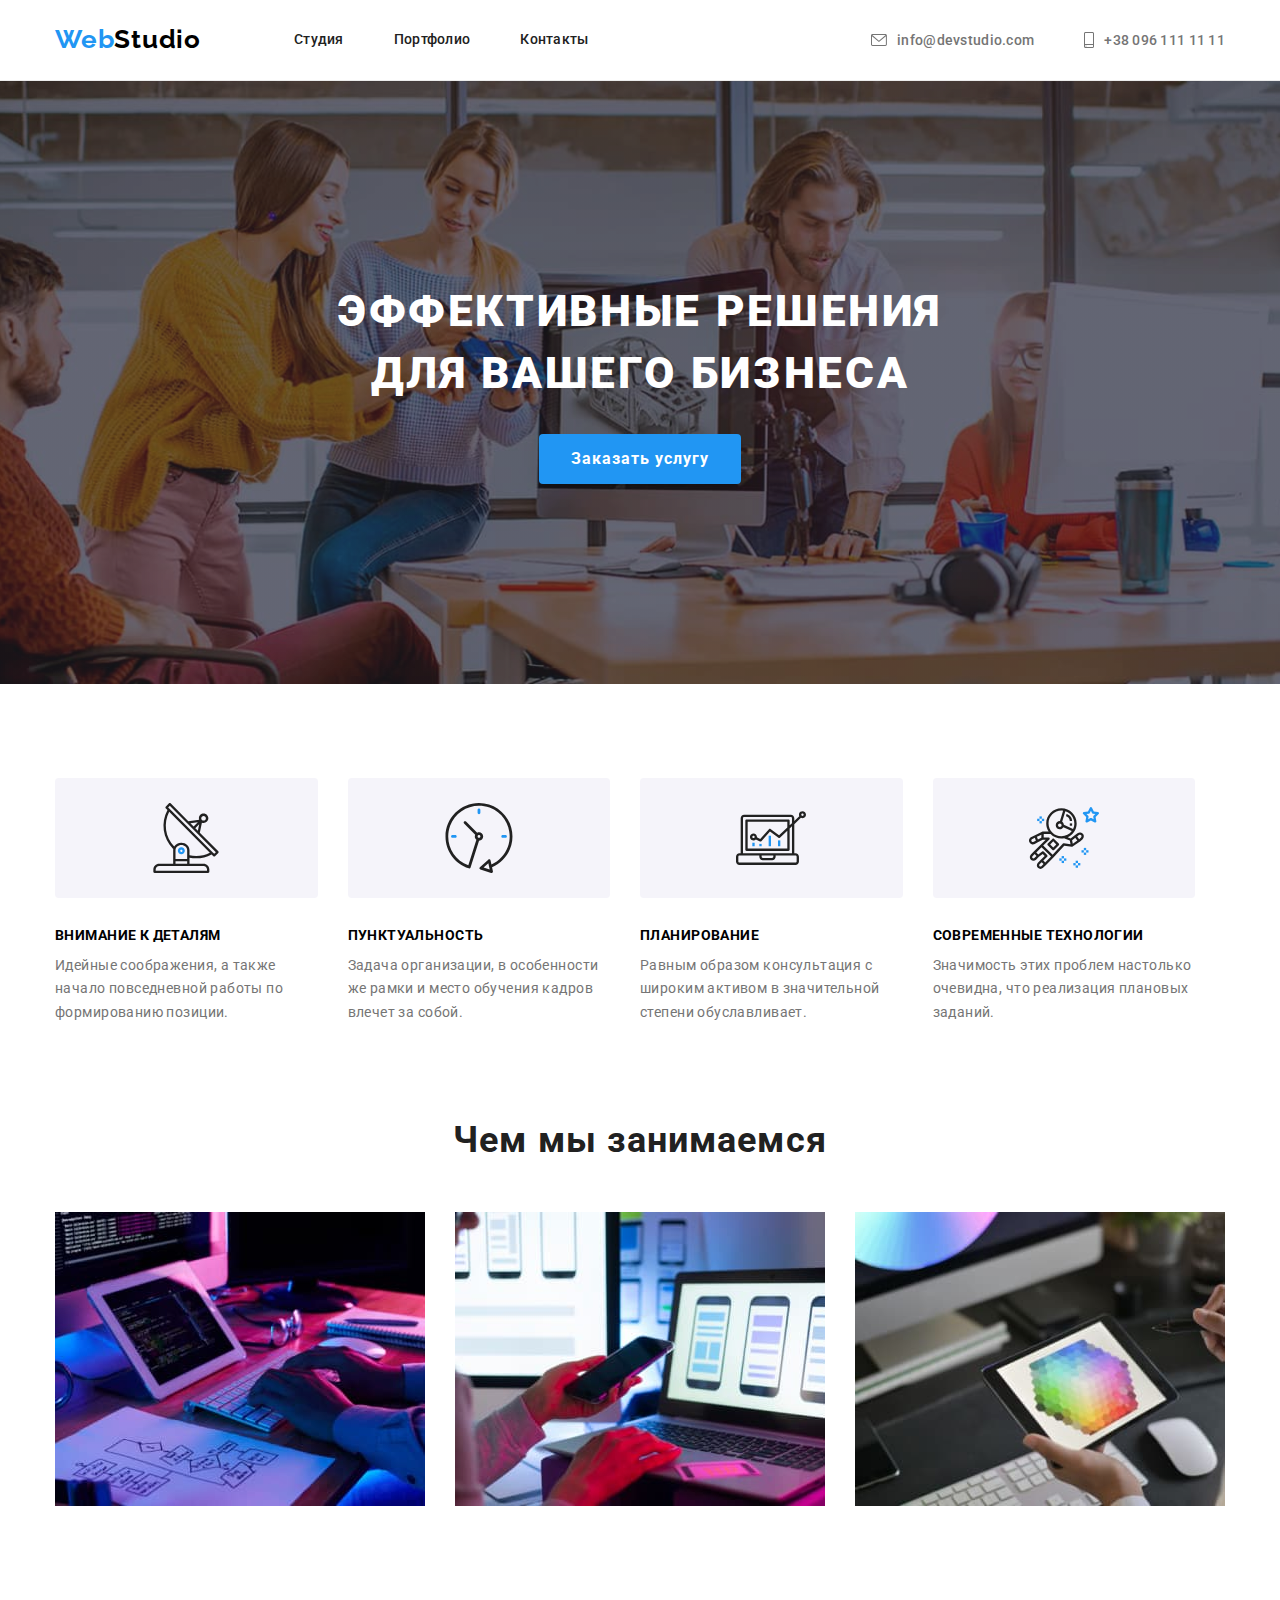
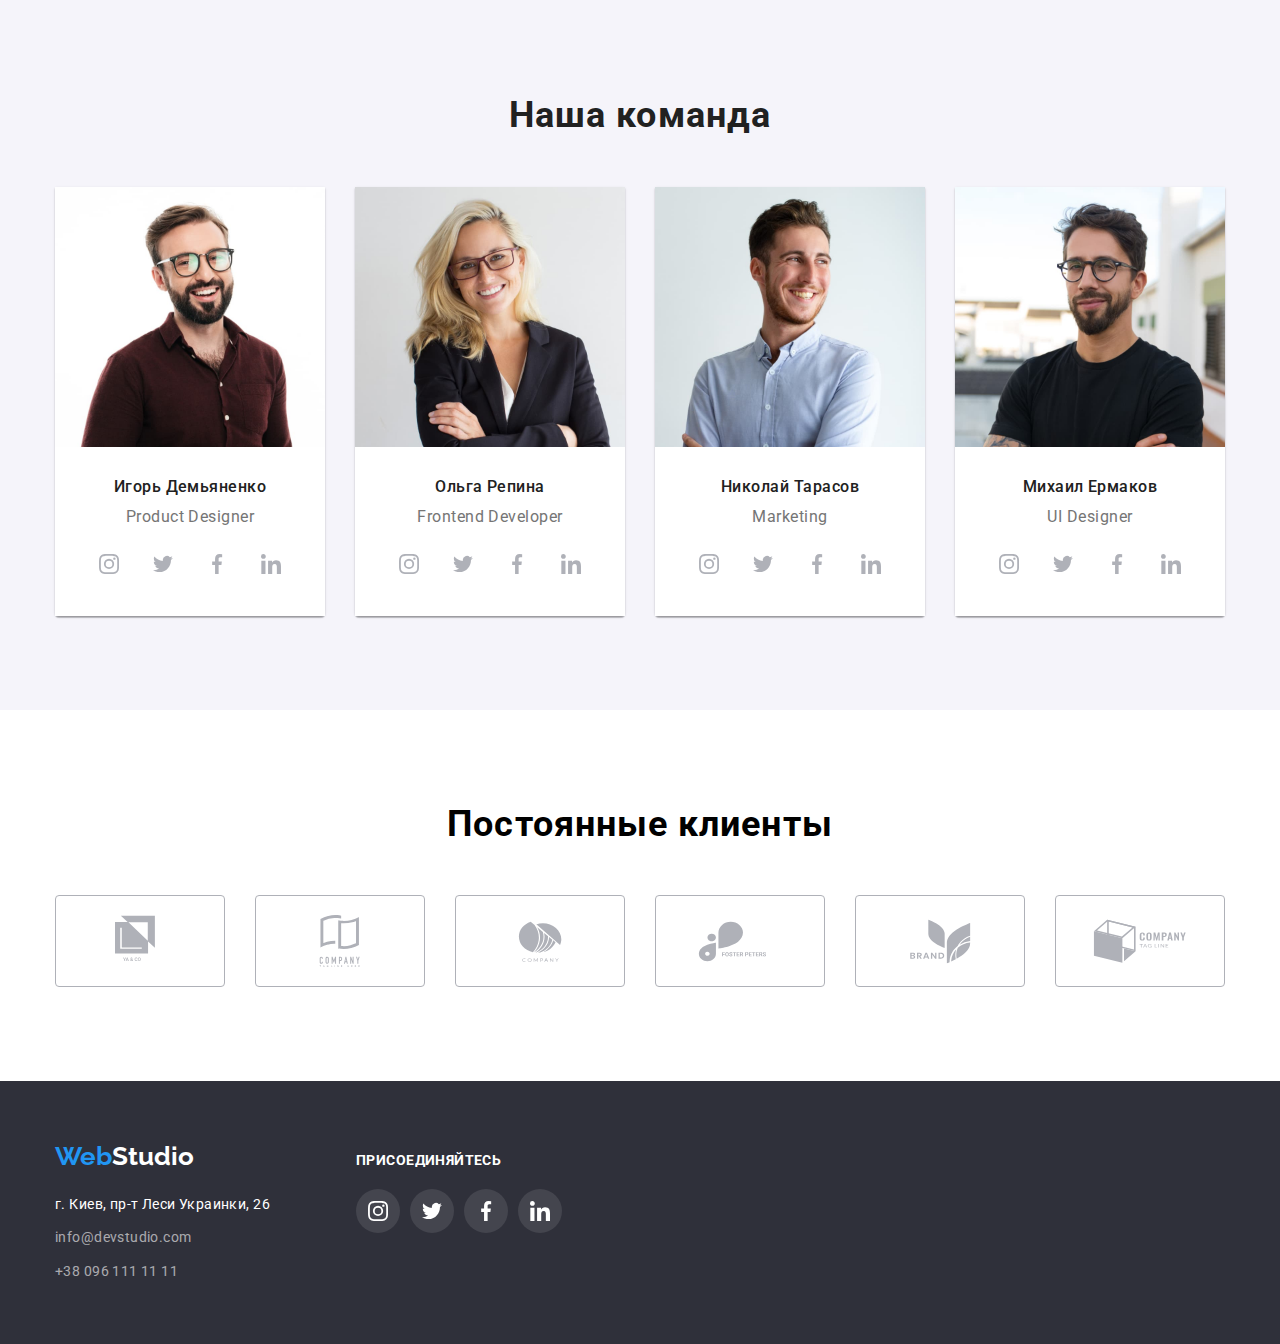
<file: index.html>
<!DOCTYPE html>
<html lang="ru">
<head>
    <meta charset="UTF-8">
    <meta http-equiv="X-UA-Compatible" content="IE=edge">
    <meta name="viewport" content="width=device-width, initial-scale=1.0">
    <link rel="preconnect" href="https://fonts.googleapis.com">
    <link rel="preconnect" href="https://fonts.gstatic.com" crossorigin>
    <link href="https://fonts.googleapis.com/css2?family=Raleway:wght@700&display=swap" rel="stylesheet">
    <link rel="preconnect" href="https://fonts.googleapis.com">
    <link rel="preconnect" href="https://fonts.gstatic.com" crossorigin>
    <link href="https://fonts.googleapis.com/css2?family=Roboto:wght@100;300;400;500;700;900&display=swap" rel="stylesheet">
    <link rel="stylesheet" href="https://cdnjs.cloudflare.com/ajax/libs/modern-normalize/1.1.0/modern-normalize.min.css">
    <link rel="stylesheet" href="style.css">
    <title>Веб Студия</title>
</head>
<body>
    <header class="header">
        <div class="head">
        <nav class="header-line">
                <a lang="en" class="logo" href="index.html">
                 <span class="web-color">Web</span>Studio
                </a>
            <ul class="nav">  
                <li class="nav-items">
                    <a class="nav-item active-list" href="index.html">
                        Студия
                    </a>
                </li>
                <li class="nav-items">
                    <a class="nav-item" href="portfolio.html">
                        Портфолио
                    </a>
                </li>
                <li class="nav-items">
                    <a class="nav-item" href="">
                        Контакты
                    </a>
                </li>
            </ul>
        </nav>
            <ul class="call">
                <li class="call-item">
                    <a class="mail" href="mailto:info@devstudio.com">
                        <svg class="icon-envelope">
                            <use href="./svg/svg-ico/symbol-defs.svg#icon-envelope" wigth="16px" height="12px"></use>
                        </svg>
                        info@devstudio.com
                    </a>
                </li>
                <li class="call-item">
                    <a class="phone" href="tel:+380961111111">
                        <svg class="icon-smartphone">
                            <use href="./svg/svg-ico/symbol-defs.svg#icon-smartphone" wigth="10px" height="16px"></use>
                        </svg>
                        +38 096 111 11 11
                    </a>
                </li>
            </ul>
        </div>    
    </header>
    <main>
        <section class="order">
            <div class="order-style">
                <h1 class="txt">
                    ЭФФЕКТИВНЫЕ РЕШЕНИЯ ДЛЯ ВАШЕГО БИЗНЕСА
                </h1>
                <button class="but" type="button">Заказать услугу</button>
            </div>
        </section>
        <section class="section-merit">
            <div class="merit-class">
                <ul class="list-merit">
                    <li class="merit icon-group">
                        <h3 class="h-list">ВНИМАНИЕ К ДЕТАЛЯМ</h3>
                        <p class="txt-list">Идейные соображения, а также начало повседневной работы по формированию позиции.</p>
                    </li>
                    <li class="merit icon-clock">
                        <h3 class="h-list">ПУНКТУАЛЬНОСТЬ</h3>
                        <p class="txt-list">Задача организации, в особенности же рамки и место обучения кадров влечет за собой.</p>
                    </li>
                    <li class="merit icon-diagram">
                        <h3 class="h-list">ПЛАНИРОВАНИЕ</h3>
                        <p class="txt-list">Равным образом консультация с широким активом в значительной степени обуславливает.</p>
                    </li>
                    <li class="merit icon-austronaut">
                        <h3 class="h-list">СОВРЕМЕННЫЕ ТЕХНОЛОГИИ</h3>
                        <p class="txt-list">Значимость этих проблем настолько очевидна, что реализация плановых заданий.</p>
                    </li>
                </ul>
            </div>
        </section>
        <section class="what-do">
            <div class="work-class">
                <h2 class="h-work">Чем мы занимаемся</h2>
                    <ul class="working-list">
                        <li class="work-list">
                         <img src="./image/photo1.jpg" alt="веб_розработчик" width="370">
                        </li>
                        <li class="work-list">
                        <img src="./image/photo2.jpg" alt="мобильный_дизайнер" width="370">
                     </li>
                        <li class="work-list">
                        <img src="./image/photo3.jpg" alt="дизайнер" width="370">
                        </li>
                    </ul>
            </div>
        </section>
        <section class="our-team">
            <div class="our-class">
                <h2 class="h-team">Наша команда</h2>
                <ul class="team-list">
                    <li class="team">
                        <img class="img-team" src="./image/img1.jpg" alt="Игорь Демьяненко" width="270">
                    <div class="worker">
                        <h3 class="h-name">Игорь Демьяненко</h3>
                        <p lang="en" class="activity">Product Designer</p>
                        <ul class="social-list">
                            <li class="social">
                                <a href="" class="icon-border">
                                    <svg class="icon instagram">
                                        <use href="./svg/svg-ico/symbol-defs.svg#icon-instagram" width="20px" height="20px"></use>
                                    </svg>
                                </a>
                            </li>
                            <li class="social">
                                <a href="" class="icon-border">
                                    <svg class="icon twitter">
                                        <use href="./svg/svg-ico/symbol-defs.svg#icon-twitter"width="20px" height="20px"></use>
                                    </svg>
                                </a>
                            </li>
                            <li class="social">
                                <a href="" class="icon-border">
                                    <svg class="icon facebook">
                                        <use href="./svg/svg-ico/symbol-defs.svg#icon-facebook" width="20px" height="20px"></use>
                                    </svg>
                                </a>
                            </li>
                            <li class="social">
                                <a href="" class="icon-border">
                                    <svg class="icon linkedin">
                                        <use href="./svg/svg-ico/symbol-defs.svg#icon-linkedin" width="20px" height="20px"></use>
                                    </svg>
                                </a>
                            </li>
                         </ul>
                    </div>
                    </li>
                    <li class="team">
                        <img class="img-team" src="./image/img2.jpg" alt="Ольга Репина" width="270">
                    <div class="worker">      
                        <h3 class="h-name">Ольга Репина</h3>
                        <p lang="en" class="activity">Frontend Developer</p>
                        <ul class="social-list">
                            <li class="social">
                                <a href="" class="icon-border">
                                    <svg class="icon instagram">
                                        <use href="./svg/svg-ico/symbol-defs.svg#icon-instagram" width="20px" height="20px"></use>
                                    </svg>
                                </a>
                            </li>
                            <li class="social">
                                <a href="" class="icon-border">
                                    <svg class="icon twitter">
                                        <use href="./svg/svg-ico/symbol-defs.svg#icon-twitter"width="20px" height="20px"></use>
                                    </svg>
                                </a>
                            </li>
                            <li class="social">
                                <a href="" class="icon-border">
                                    <svg class="icon facebook">
                                        <use href="./svg/svg-ico/symbol-defs.svg#icon-facebook" width="20px" height="20px"></use>
                                    </svg>
                                </a>
                            </li>
                            <li class="social">
                                <a href="" class="icon-border">
                                    <svg class="icon linkedin">
                                        <use href="./svg/svg-ico/symbol-defs.svg#icon-linkedin" width="20px" height="20px"></use>
                                    </svg>
                                </a>
                            </li>
                         </ul>
                    </div>
                    </li>
                    <li class="team">
                        <img class="img-team" src="./image/img3.jpg" alt="Николай Тарасов" width="270">
                    <div class="worker">       
                        <h3 class="h-name">Николай Тарасов</h3>
                        <p lang="en" class="activity">Marketing</p>
                        <ul class="social-list">
                            <li class="social">
                                <a href="" class="icon-border">
                                    <svg class="icon instagram">
                                        <use href="./svg/svg-ico/symbol-defs.svg#icon-instagram" width="20px" height="20px"></use>
                                    </svg>
                                </a>
                            </li>
                            <li class="social">
                                <a href="" class="icon-border">
                                    <svg class="icon twitter">
                                        <use href="./svg/svg-ico/symbol-defs.svg#icon-twitter"width="20px" height="20px"></use>
                                    </svg>
                                </a>
                            </li>
                            <li class="social">
                                <a href="" class="icon-border">
                                    <svg class="icon facebook">
                                        <use href="./svg/svg-ico/symbol-defs.svg#icon-facebook" width="20px" height="20px"></use>
                                    </svg>
                                </a>
                            </li>
                            <li class="social">
                                <a href="" class="icon-border">
                                    <svg class="icon linkedin">
                                        <use href="./svg/svg-ico/symbol-defs.svg#icon-linkedin" width="20px" height="20px"></use>
                                    </svg>
                                </a>
                            </li>
                         </ul>
                    </div>
                    </li>
                    <li class="team">
                        <img class="img-team" src="./image/img4.jpg" alt="Михаил Ермаков" width="270">
                    <div class="worker">       
                        <h3 class="h-name">Михаил Ермаков</h3>
                        <p lang="en" class="activity">UI Designer</p>
                        <ul class="social-list">
                            <li class="social">
                                <a href="" class="icon-border">
                                    <svg class="icon instagram">
                                        <use href="./svg/svg-ico/symbol-defs.svg#icon-instagram" width="20px" height="20px"></use>
                                    </svg>
                                </a>
                            </li>
                            <li class="social">
                                <a href="" class="icon-border">
                                    <svg class="icon twitter">
                                        <use href="./svg/svg-ico/symbol-defs.svg#icon-twitter"width="20px" height="20px"></use>
                                    </svg>
                                </a>
                            </li>
                            <li class="social">
                                <a href="" class="icon-border">
                                    <svg class="icon facebook">
                                        <use href="./svg/svg-ico/symbol-defs.svg#icon-facebook" width="20px" height="20px"></use>
                                    </svg>
                                </a>
                            </li>
                            <li class="social">
                                <a href="" class="icon-border">
                                    <svg class="icon linkedin">
                                        <use href="./svg/svg-ico/symbol-defs.svg#icon-linkedin" width="20px" height="20px"></use>
                                    </svg>
                                </a>
                            </li>
                         </ul>
                    </div>
                    </li>
                </ul>
            </div>
        </section>
        <section class="client-section">
            <div class="client-conteiner">
                <h2 class="h-client">Постоянные клиенты</h2>
                    <ul class="client-list">
                        <li class="client-item">
                            <a href="" class="client-link">
                                <svg class="client ya-go">
                                    <use href="./svg/svg-ico/symbol-defs.svg#icon-ya-go" width="40px" height="47px"></use>
                                </svg>
                            </a>
                        </li>
                        <li class="client-item">
                            <a href="" class="client-link">
                                <svg class="client ya-go">
                                    <use href="./svg/svg-ico/symbol-defs.svg#icon-tagline-here" width="50px" height="52px"></use>
                                </svg>
                            </a>
                        </li>
                            <li class="client-item">
                                <a href="" class="client-link">
                                    <svg class="client icon-company">
                                        <use href="./svg/svg-ico/symbol-defs.svg#icon-company" width="44px" height="41px"></use>
                                    </svg>
                                </a>
                            </li>
                            <li class="client-item">
                                <a href="" class="client-link">
                                    <svg class="client icon-foster">
                                        <use href="./svg/svg-ico/symbol-defs.svg#icon-foster" width="85px" height="41px"></use>
                                    </svg>
                                </a>
                            </li>
                        <li>
                            <li class="client-item">
                                <a href="" class="client-link">
                                    <svg class="client icon-brand">
                                        <use href="./svg/svg-ico/symbol-defs.svg#icon-brand" width="63px" height="45px"></use>
                                    </svg>
                                </a>
                            </li>
                        </li>
                        <li class="client-item">
                            <a href="" class="client-link">
                                <svg class="client icon-tag-line">
                                    <use href="./svg/svg-ico/symbol-defs.svg#icon-tag-line" width="98px" height="44px"></use>
                                </svg>
                            </a>
                        </li>
                    </ul>
            </div>
        </section>
    </main>
    <footer class="footer">
        <div class="footer-footer">
            <div class="foot">
                <a class="footer-logo" lang="en" href="index.html">
                    <span class="web-color">Web</span>Studio
                </a>
                <address class="address">
                    <ul class="list-address">
                        <li class="specific-address">
                            г. Киев, пр-т Леси Украинки, 26
                        </li>
                        <li class="con">
                            <a class="footer-contact" href="mailto:info@devstudio.com">info@devstudio.com</a>
                        </li>
                        <li class="con">
                            <a class="footer-contact" href="tel:+380961111111">+38 096 111 11 11</a>
                        </li>
                    </ul>
                </address>
            </div>
            <div class="footer-social"> 
                <h3 class="social-title">
                    ПРИСОЕДИНЯЙТЕСЬ
                </h3>
                <ul class="footer-social-list">
                    <li class="social">
                        <a href="" class="icon-border footer-icon">
                            <svg class="icon instagram">
                                <use href="./svg/svg-ico/symbol-defs.svg#icon-instagram" width="20px" height="20px"></use>
                            </svg>
                        </a>
                    </li>
                    <li class="social">
                        <a href="" class="icon-border footer-icon">
                            <svg class="icon twitter">
                                <use href="./svg/svg-ico/symbol-defs.svg#icon-twitter"width="20px" height="20px"></use>
                            </svg>
                        </a>
                    </li>
                    <li class="social">
                        <a href="" class="icon-border footer-icon">
                            <svg class="icon facebook">
                                <use href="./svg/svg-ico/symbol-defs.svg#icon-facebook" width="20px" height="20px"></use>
                            </svg>
                        </a>
                    </li>
                    <li class="social">
                        <a href="" class="icon-border footer-icon">
                            <svg class="icon linkedin">
                                <use href="./svg/svg-ico/symbol-defs.svg#icon-linkedin" width="20px" height="20px"></use>
                            </svg>
                        </a>
                    </li>
                </ul>
            </div>
    </div>
    </footer>
</body>
</html>
</file>
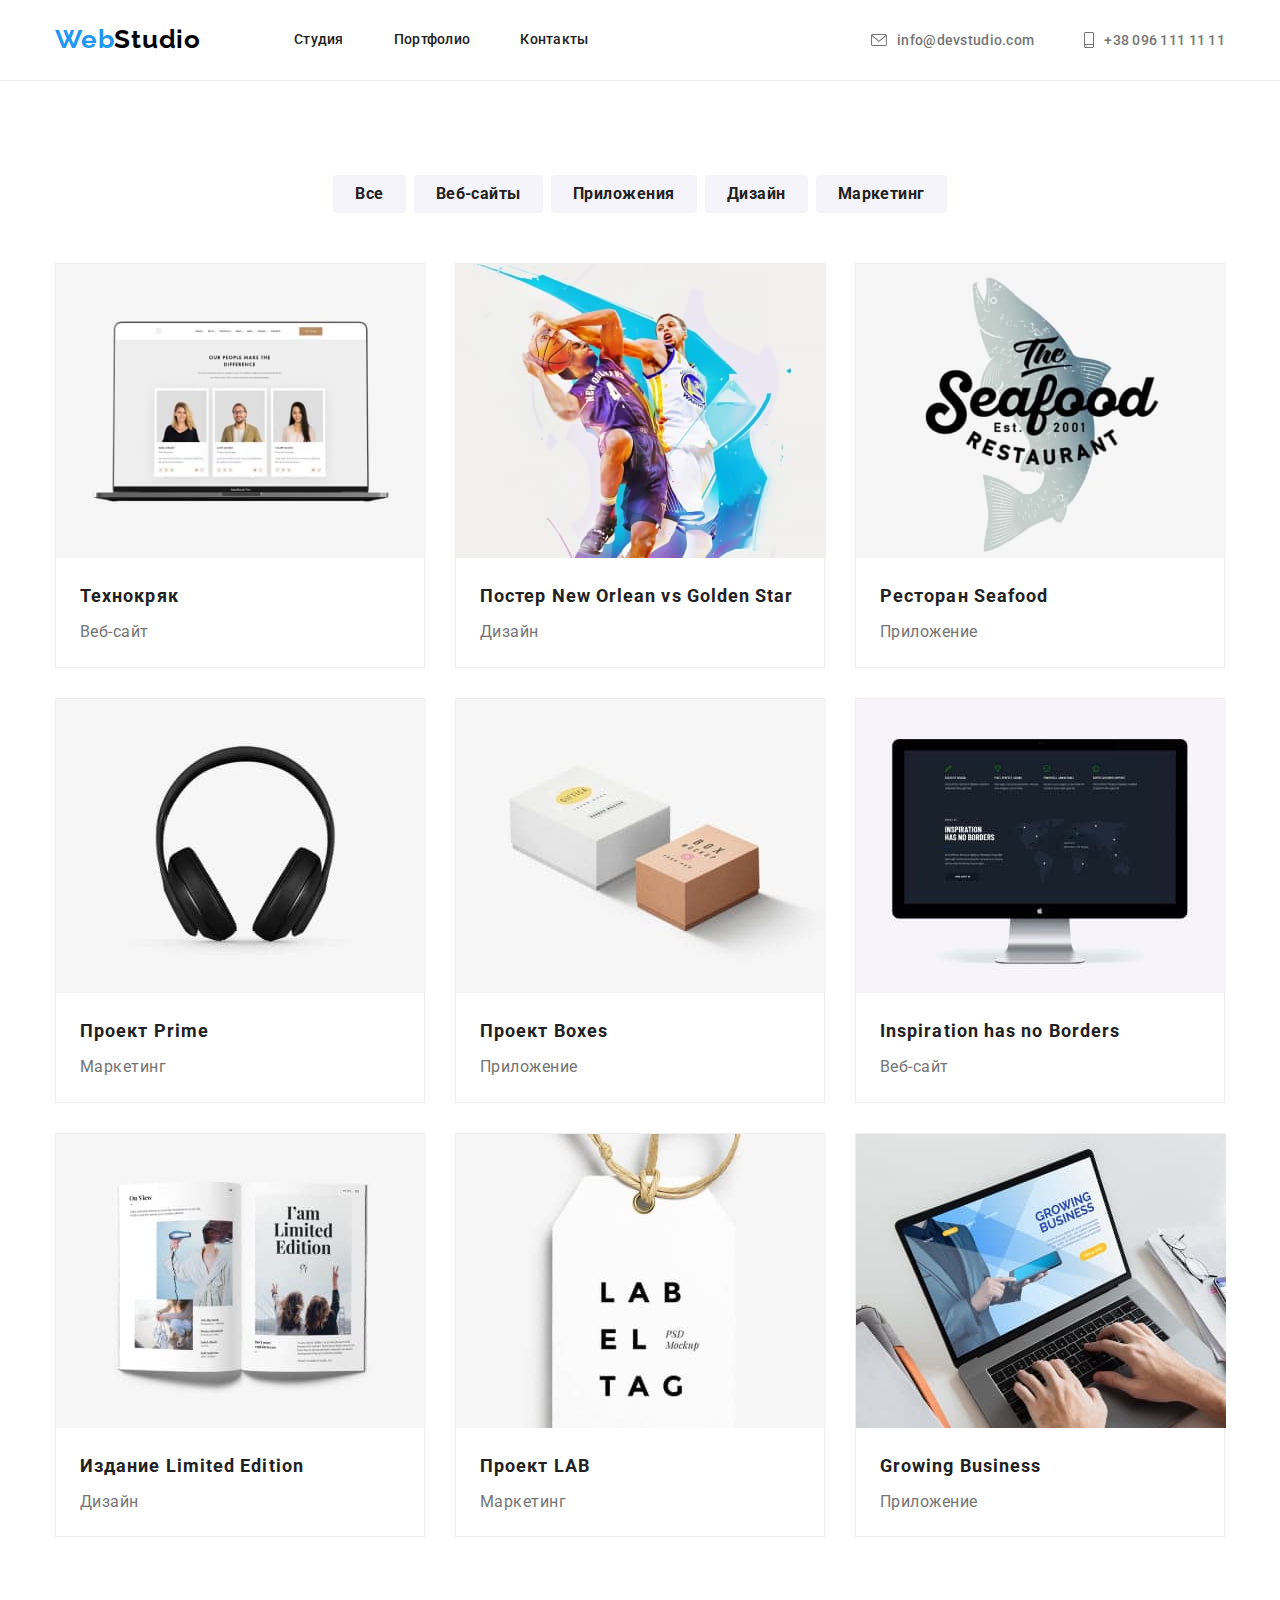
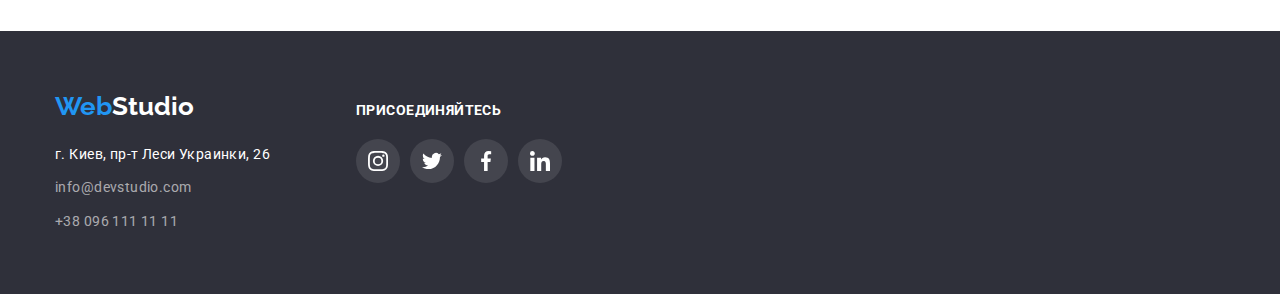
<file: portfolio.html>
<!DOCTYPE html>
<html lang="en">
<head>
    <meta charset="UTF-8">
    <meta http-equiv="X-UA-Compatible" content="IE=edge">
    <meta name="viewport" content="width=device-width, initial-scale=1.0">
    <link rel="preconnect" href="https://fonts.googleapis.com">
    <link rel="preconnect" href="https://fonts.gstatic.com" crossorigin>
    <link href="https://fonts.googleapis.com/css2?family=Raleway:wght@700&display=swap" rel="stylesheet">
    <link rel="preconnect" href="https://fonts.googleapis.com">
    <link rel="preconnect" href="https://fonts.gstatic.com" crossorigin>
    <link href="https://fonts.googleapis.com/css2?family=Roboto:wght@100;300;400;500;700;900&display=swap" rel="stylesheet">
    <link rel="stylesheet" href="https://cdnjs.cloudflare.com/ajax/libs/modern-normalize/1.1.0/modern-normalize.min.css">
    <link rel="stylesheet" href="style.css">
    <title>Portfolio</title>
</head>
<body>
    <header class="header">
        <div class="head">
        <nav class="header-line">
                <a lang="en" class="logo" href="index.html">
                 <span class="web-color">Web</span>Studio
                </a>
            <ul class="nav">  
                <li class="nav-items">
                    <a class="nav-item" href="index.html">
                        Студия
                    </a>
                </li>
                <li class="nav-items">
                    <a class="nav-item active-list" href="portfolio.html">
                        Портфолио
                    </a>
                </li>
                <li class="nav-items">
                    <a class="nav-item" href="">
                        Контакты
                    </a>
                </li>
            </ul>
        </nav>
        <ul class="call">
            <li class="call-item">
                <a class="mail" href="mailto:info@devstudio.com">
                    <svg class="icon-envelope">
                        <use href="./svg/svg-ico/symbol-defs.svg#icon-envelope" wigth="16px" height="12px"></use>
                    </svg>
                    info@devstudio.com
                </a>
            </li>
            <li class="call-item">
                <a class="phone" href="tel:+380961111111">
                    <svg class="icon-smartphone">
                        <use href="./svg/svg-ico/symbol-defs.svg#icon-smartphone" wigth="10px" height="16px"></use>
                    </svg>
                    +38 096 111 11 11
                </a>
            </li>
        </ul>
        </div>    
    </header>
    <main>
        <section class="filter-section">
            <div class="services-choice">
                <ul class="services">
                    <li class="services_list">
                        <button class="choice-services1" type="button">Все</button>
                    </li>
                    <li class="services_list">
                        <button class="choice-services2" type="button">Веб-сайты</button>
                    </li>
                    <li class="services_list">
                        <button class="choice-services3" type="button">Приложения</button>
                    </li>
                    <li class="services_list">
                        <button class="choice-services4" type="button">Дизайн</button>
                    </li>
                    <li class="services_list">
                        <button class="choice-services5" type="button">Маркетинг</button>
                    </li>
                </ul>
                <ul class="filter-list">
                    <li class="filter-choice">
                        <img class="filter-img" src="./image2/технокряк.jpg" alt="Технокряк" width="370" height="294">
                    <div class="class-filter">       
                        <h3 class="h-filter">Технокряк</h3>
                        <p class="filter">Веб-сайт</p>
                    </div>
                    </li>
                    <li class="filter-choice">
                        <img class="filter-img" src="./image2/new-orlean-vs-golden-star.jpg" alt="new-orlean-vs-golden-star" width="370" height="294">
                    <div class="class-filter">       
                        <h3 class="h-filter">Постер New Orlean vs Golden Star</h3>
                        <p class="filter">Дизайн</p>
                    </div>
                    </li>
                    <li class="filter-choice">
                        <img class="filter-img" src="./image2/seafood.jpg" alt="seafood" width="370" height="294">
                    <div class="class-filter">        
                        <h3 class="h-filter">Ресторан Seafood</h3>
                        <p class="filter">Приложение</p>
                    </div>
                    </li>
                    <li class="filter-choice">
                        <img class="filter-img" src="./image2/prime.jpg" alt="prime" width="370" height="294">
                    <div class="class-filter">        
                        <h3 class="h-filter">Проект Prime</h3>
                        <p class="filter">Маркетинг</p>
                    </div>
                    </li>
                    <li class="filter-choice">
                        <img class="filter-img" src="./image2/boxes.jpg" alt="boxes" width="370" height="294">
                    <div class="class-filter">        
                        <h3 class="h-filter">Проект Boxes</h3>
                        <p class="filter">Приложение</p>
                    </div>
                    </li>
                    <li class="filter-choice">
                        <img class="filter-img" src="./image2/inspiration-has-no-borders.jpg" alt="inspiration-has-no-borders" width="370" height="294">
                    <div class="class-filter">       
                        <h3 class="h-filter">Inspiration has no Borders</h3>
                        <p class="filter">Веб-сайт</p>
                    </div>
                    </li>
                    <li class="filter-choice">
                        <img class="filter-img" src="./image2/limited-edition.jpg" alt="limited-edition" width="370" height="294">
                    <div class="class-filter">        
                        <h3 class="h-filter">Издание Limited Edition</h3>
                        <p class="filter">Дизайн</p>
                    </div>
                    </li>
                    <li class="filter-choice">
                        <img class="filter-img" src="./image2/lab.jpg" alt="lab" width="370" height="294">
                    <div class="class-filter">        
                        <h3 class="h-filter">Проект LAB</h3>
                        <p class="filter">Маркетинг</p>
                    </div>
                    </li>
                    <li class="filter-choice">
                        <img class="filter-img" src="./image2/growing-business.jpg" alt="growing-business" width="370" height="294">
                    <div class="class-filter">   
                        <h3 class="h-filter">Growing Business</h3>
                            <p class="filter">Приложение</p>
                    </div>
                    </li>
                </ul>
        </div>
        </section>
    </main>
    <footer class="footer">
        <div class="footer-footer">
            <div class="foot">
                <a class="footer-logo" lang="en" href="index.html">
                    <span class="web-color">Web</span>Studio
                </a>
                <address class="address">
                    <ul class="list-address">
                        <li class="specific-address">
                            г. Киев, пр-т Леси Украинки, 26
                        </li>
                        <li class="con">
                            <a class="footer-contact" href="mailto:info@devstudio.com">info@devstudio.com</a>
                        </li>
                        <li class="con">
                            <a class="footer-contact" href="tel:+380961111111">+38 096 111 11 11</a>
                        </li>
                    </ul>
                </address>
            </div>
            <div class="footer-social"> 
                <h3 class="social-title">
                    ПРИСОЕДИНЯЙТЕСЬ
                </h3>
                <ul class="footer-social-list">
                    <li class="social">
                        <a href="" class="icon-border footer-icon">
                            <svg class="icon instagram">
                                <use href="./svg/svg-ico/symbol-defs.svg#icon-instagram" width="20px" height="20px"></use>
                            </svg>
                        </a>
                    </li>
                    <li class="social">
                        <a href="" class="icon-border footer-icon">
                            <svg class="icon twitter">
                                <use href="./svg/svg-ico/symbol-defs.svg#icon-twitter"width="20px" height="20px"></use>
                            </svg>
                        </a>
                    </li>
                    <li class="social">
                        <a href="" class="icon-border footer-icon">
                            <svg class="icon facebook">
                                <use href="./svg/svg-ico/symbol-defs.svg#icon-facebook" width="20px" height="20px"></use>
                            </svg>
                        </a>
                    </li>
                    <li class="social">
                        <a href="" class="icon-border footer-icon">
                            <svg class="icon linkedin">
                                <use href="./svg/svg-ico/symbol-defs.svg#icon-linkedin" width="20px" height="20px"></use>
                            </svg>
                        </a>
                    </li>
                </ul>
            </div>
    </div>
    </footer>
</body>
</html>
</file>
<file: style.css>
:root{
    --moz-text-decoration-color: #2196F3;
}
body{
    margin: 0;
    font-family: 'Roboto', sans-serif;
}
img{
    display: block;
}
p{
    padding: 0px;
    margin: 0px;
}
h1,h2,h3,h4,h5,h6{
    padding: 0px;
    margin: 0px;
}
ul{
    padding: 0px;
    margin: 0px;
}
li{
    padding: 0px;
    margin: 0px;
}
a{
    padding: 0px;
    margin: 0px;
}


/*================== HEADER=================*/
.header{
    border-bottom: 1px solid #ECECEC ;
}
.header-line{
    display: flex;
    align-items: center;
}
.head{
    display: flex;
    width: 1200px;
    height: 80px;
    padding: 0px 15px;
    margin-left: auto;
    margin-right: auto;
    align-items: center;
}
.logo{
    text-decoration: none;
    margin-right: 93px;
    font-family: 'Raleway', sans-serif;
    font-weight: 700;
    font-size: 26px;
    line-height: 1.2;
    letter-spacing: 0.03em;
    color: #000000;
}
.web-color{
    color: var(--moz-text-decoration-color);
}
.active-list:visited{
    color: var(--moz-text-decoration-color);
}
.nav-item{
    display: block;
    color: #212121;
    text-decoration: none;
}
.nav-item:hover{
    color: var(--moz-text-decoration-color);
}
.nav-item:focus{
    color: var(--moz-text-decoration-color);
}

.nav-items{
    list-style-type: none;
    font-size: 14px;
    font-weight: 500;
    line-height: 1.1;
    letter-spacing: 0.02em;
}
.nav-items:not(:last-child){
    margin-right: 50px;
}
.nav{
    display: flex;
    padding-left: 0px;
    margin-top: 0px;
    margin-bottom: 0px;
}

.mail,.phone{
    display: flex;
    justify-content: center;
    align-items: center;
    text-decoration: none;
    color: #757575;
    font-weight: 500;
    font-size: 14px;
    line-height: 1.2;
    letter-spacing: 0.02em;
}
.icon-envelope{
    width: 16px;
    height: 12px;
    fill: currentColor;
    margin-right: 10px;
}
.icon-smartphone{
    width: 10px;
    height: 16px;
    fill: currentColor;
    margin-right: 10px;
}
.mail:hover{
    color: var(--moz-text-decoration-color);
}
.mail:focus{
    color: var(--moz-text-decoration-color);
}
.phone:hover{
    color: var(--moz-text-decoration-color);
}
.phone:focus{
    color: var(--moz-text-decoration-color);
}
.call{
    display: flex;
    list-style-type: none;
    margin-left: auto;
    margin-top: 0px;
    margin-bottom: 0px;
    padding-left: 0px;
}
.call-item:not(:last-child){
    margin-right: 50px;
}
/*=========== HERO=============*/
.order{
    max-width: 1600px;
    margin-left: auto;
    margin-right: auto;
    margin-top: 0px;
    background-color: #2F303A;
    background-image: linear-gradient(to right, rgba(47, 48, 58, 0.4), rgba(47, 48, 58, 0.4)), 
    url(./bg-img/bg-img.jpg);
    background-size: cover;
    background-position: center;
    text-align: center;
    padding-top: 200px;
    padding-bottom: 200px;
}
.txt{
    margin-left: auto;
    margin-right: auto;
    width: 696px;
    margin-top: 0px;
    margin-bottom: 30px;
    letter-spacing: 0.06em;
    line-height: 1.4;
    font-weight: 900;
    font-size: 44px;
    color: #ffff;
}
.but{
    border-radius: 4px;
    height: 50px;
    border: 0px;
    cursor: pointer;
    color: #ffff;
    background-color: #2196F3;
    font-size: 16px;
    line-height: 1.8;
    letter-spacing: 0.06em;
    font-weight: 700;
    padding: 10px 32px 10px 32px;
    box-shadow: 0px 4px 4px rgba(0, 0, 0, 0.15);
}
.but:hover {
    background-color: #188CE8;
}
/*========== MERIT ============*/
.section-merit{
    padding-top: 94px;
    padding-bottom: 94px;
}
.merit-class{
    width: 1200px;
    padding: 0px 15px;
    margin-left: auto;
    margin-right: auto;
}
.list-merit{
    display: flex;
    list-style-type: none;
    margin: 0px;
    padding: 0px;
}
.merit{
    width: 270px;
    margin-right: 30px;
}
.merit::before{
    display: block;
    height: 120px;
    content: "";
    background-repeat: no-repeat;
    background-color: #F5F4FA;
    background-position: center;
    border-radius: 4px;
    margin-bottom: 30px;
}
.icon-group::before{
    background-image: url(./svg/Group.svg);
}
.icon-clock::before{
    background-image: url(./svg/clock.svg);
}
.icon-diagram::before{
    background-image: url(./svg/diagram.svg);
}
.icon-austronaut::before{
    background-image: url(./svg/astronaut.svg);
}
.h-list{
    margin-top: 0px;
    margin-bottom: 10px;
    font-size: 14px;
    line-height: 1.1;
    letter-spacing: 0.03em;
    font-weight: 700;
}
.txt-list{
    margin: 0px;
    font-size: 14px;
    font-weight: 400;
    color: #757575;
    line-height: 1.7;
    letter-spacing: 0.03em;
}
/*========== WORK=========== */
.what-do{
    padding-bottom: 94px;
}
.work-class{
    width: 1200px;
    padding: 0px 15px;
    margin-left: auto;
    margin-right: auto;
}
.h-work{
    margin-top: 0px;
    margin-bottom: 50px;
    text-align: center;
    font-weight: 700;
    font-size: 36px;
    line-height: 1.2;
    letter-spacing: 0.03em;
    color: #212121;
}
.working-list{
    display: flex;
    list-style-type: none;
    margin: 0px;
    padding: 0px;
}
.work-list:not(:last-child){
    margin-right: 30px;
}
/*========= TEAM =========*/
.our-team{
    background-color: #F5F4FA;;
    padding-bottom: 94px;
    padding-top: 94px;
}
.our-class{
    width: 1200px;
    padding: 0px 15px;
    margin-left: auto;
    margin-right: auto;  
}
.h-team{
    margin-top: 0px;
    margin-bottom: 50px;
    text-align: center;
    font-weight: 700;
    font-size: 36px;
    line-height: 1.2;
    letter-spacing: 0.03em;
    color: #212121;
}
.team-list{
    display: flex;
    list-style-type: none;
    margin: 0px;
    padding: 0px;
}
.team:not(:last-child){
    margin-right: 30px;
}
.worker{
    padding-top: 30px;
    padding-bottom: 30px;
    background-color: #FFFFFF;
}
.h-name{
    
    margin-bottom: 10px;
    font-weight: 500;
    font-size: 16px;
    line-height: 1.2;
    letter-spacing: 0.03em;
    color: #212121;
}
.activity{
    margin: 0px;
    font-weight: 400;
    font-size: 16px;
    color: #757575;
    line-height: 1.2;
    letter-spacing: 0.03em;
}
.team{
    text-align: center;
    border-radius:  0px 0px 4px 4px;
    box-shadow: 0px 1px 3px rgba(0, 0, 0, 0.12), 0px 1px 1px rgba(0, 0, 0, 0.14), 0px 2px 1px rgba(0, 0, 0, 0.2);
}

.social-list{
    margin-top: 16px;
    list-style: none;
    display: flex;
    justify-content: center;
}
.social:not(:last-child){
    margin-right: 10px;
}
.icon-border{
    color: #AFB1B8;
    border-radius: 50%;
    border: none;
    display: flex;
    width: 44px;
    height: 44px;
    justify-content: center;
    align-items: center;
}
.icon{
    fill: currentColor;
    width: 20px;
    height: 20px;
}
.icon-border:hover{
    background-color: #2196F3;
    color: #FFFFFF;
    
}
.icon-border:focus{
    background-color: #2196F3;
    color: #FFFFFF;  
}
/*============= CLIENT ==========*/
.client-section{
    padding-top: 94px;
    padding-bottom: 94px;
}
.client-conteiner{
    width: 1200px;
    padding: 0px 15px;
    margin-left: auto;
    margin-right: auto;
}
.h-client{
    font-weight: 700;
    font-size: 36px;
    line-height: 1.16;
    letter-spacing: 0.03em;
    text-align: center;
}
.client-list{
    display: flex;
    list-style: none;
    margin-top: 50px;
}
.client-item:not(:last-child){
    margin-right: 30px;
}
.client-link{
    display: flex;
    justify-content: center;
    align-items: center;
    width: 170px;
    height: 92px;
    border: 1px solid #afb1b8;
    border-radius: 4px;
    color: #AFB1B8;
}
.client-link:hover,
.client-link:focus{
    border-color: #2196F3;
    color:#2196F3;
}
.client{
    fill: currentColor;   
}
.ya-go{
    width: 50px;
    height: 52px;
}
.tagline-here{
    width: 40px;
    height: 52px;
}
.icon-company{
    width: 44px;
    height: 41px;
}
.icon-foster{
    width: 85px;
    height: 41px;
}
.icon-brand{
    width: 63px;
    height: 45px;
}
.icon-tag-line{
    width: 98px;
    height: 44px;
}
/*======= FOOTER ========*/
.foot{
    display: block;
    margin-right: 70px;
}
.footer{
    background-color: #2F303A;
    padding-top: 60px;
    padding-bottom: 60px;
}
.footer-logo{
    text-decoration: none;
    font-family: 'Raleway', sans-serif;
    font-weight: 700;
    font-size: 26px;
    line-height: 1.2;
    color: #FFFFFF;;
}
.address{
    width: 231px;
    margin-top: 20px;
}
.list-address{
    list-style-type: none;
    width: 210px;
    margin-top: 20px;
    margin-bottom: 0px;
    padding: 0px;
}
.specific-address{
    font-style: normal;
    color: #FFFFFF;
    font-weight: 400;
    font-size: 14px;
    line-height: 1.7;
    letter-spacing: 0.03em;
    width: 231px;
}
.footer-contact{
    text-decoration: none;
    font-style: normal;
    color: rgba(255, 255, 255, 0.6);
    font-weight: 400;
    font-size: 14px;
    line-height: 1.7;
    letter-spacing: 0.03em;
}
.footer-contact:hover,
.footer-contact:focus{
    color: #2196F3;
}
.con{
    margin-top: 10px;
}
.footer-social{
    display: block;
}
.social-title{
font-weight: 700;
font-size: 14px;
line-height: 1.14;
letter-spacing: 0.03em;
color: #FFFFFF;
margin-bottom: 20px;
}
.footer-social-list{
    list-style: none;
    display: flex;
}
.footer-icon{
    background-color:rgba(255, 255, 255, 0.1);
    color: #FFFFFF;
}
.footer-footer{
    width: 1200px;
    padding: 0px 15px;
    margin-left: auto;
    margin-right: auto;
    display: flex;
    align-items: baseline;
    
}

        /*========== PORTFOLIO=========*/

        /*=========FILTER=======*/
.filter-section{
    padding-top: 94px;
    padding-bottom: 94px;
}
.services-choice{
    width: 1200px;
    padding: 0px 15px;
    margin-left: auto;
    margin-right: auto;
}
.services{
    margin-top: 0px;
    margin-bottom: 50px;
    list-style-type: none;
    display: flex;
    padding: 0px;
    align-items: center;
    justify-content: center;
}
.services_list:not(:last-child){
    margin-right: 8px;
}
.choice-services1, .choice-services2,.choice-services3,.choice-services4,.choice-services5 {
    font-weight: 700;
    font-size: 16px;
    line-height: 1.6;
    text-align: center;
    letter-spacing: 0.03em;
    color: #212121;
    height: 38px;
    border-radius: 4px;
    border: 0px;
    background-color: #F5F4FA;
    cursor: pointer;
    padding: 6px 22px;
}
.choice-services1:hover,
.choice-services1:focus{
    color: #FFFFFF;
    background-color: #2196F3;
    box-shadow: 0px 3px 1px rgba(0, 0, 0, 0.1), 0px 1px 2px rgba(0, 0, 0, 0.08), 0px 2px 2px rgba(0, 0, 0, 0.12);
}

.choice-services2:hover,
.choice-services2:focus{
    color: #FFFFFF;
    background-color: #2196F3;
    box-shadow: 0px 3px 1px rgba(0, 0, 0, 0.1), 0px 1px 2px rgba(0, 0, 0, 0.08), 0px 2px 2px rgba(0, 0, 0, 0.12);
}

.choice-services3:hover,
.choice-services3:focus{
    color: #FFFFFF;
    background-color: #2196F3;
    box-shadow: 0px 3px 1px rgba(0, 0, 0, 0.1), 0px 1px 2px rgba(0, 0, 0, 0.08), 0px 2px 2px rgba(0, 0, 0, 0.12);
}

.choice-services4:hover,
.choice-services4:focus{
    color: #FFFFFF;
    background-color: #2196F3;
    box-shadow: 0px 3px 1px rgba(0, 0, 0, 0.1), 0px 1px 2px rgba(0, 0, 0, 0.08), 0px 2px 2px rgba(0, 0, 0, 0.12);
}
.choice-services5:hover,
.choice-services5:focus{
    color: #FFFFFF;
    background-color: #2196F3;
    box-shadow: 0px 3px 1px rgba(0, 0, 0, 0.1), 0px 1px 2px rgba(0, 0, 0, 0.08), 0px 2px 2px rgba(0, 0, 0, 0.12);
}

.class-filter{
    padding-top: 20px;
    padding-bottom: 20px;
    padding-left: 24px;
    padding-right: 24px;
    background-color: #FFFFFF;
}
.h-filter{
    margin-bottom: 4px;
    font-weight: 700;
    font-size: 18px;
    line-height: 2;
    letter-spacing: 0.06em;
    color: #212121;
}
.filter{
    margin-top: 0px;
    font-weight: 400;
    font-size: 16px;
    line-height: 1.8;
    letter-spacing: 0.03em;
    color: #757575;
}
.filter-list{
    list-style-type: none;
    display: flex;
    flex-wrap: wrap;
    padding-left: 0px;
    align-content: space-between;
    margin: 0px;
}
.filter-choice{
    border: 1px solid #EEEEEE;
    margin-bottom: 30px;
    width: 370px;
    margin-right: 30px;
}
.filter-choice:hover,
.filter-choice:focus{
    box-shadow: 0px 1px 1px rgba(0, 0, 0, 0.12), 0px 4px 4px rgba(0, 0, 0, 0.06), 1px 4px 6px rgba(0, 0, 0, 0.16);
}
.filter-choice:nth-child(3n){
    margin-right: 0px;
}
.filter-choice:nth-last-child(-n+3){
    margin-bottom: 0px;
}
</file>
